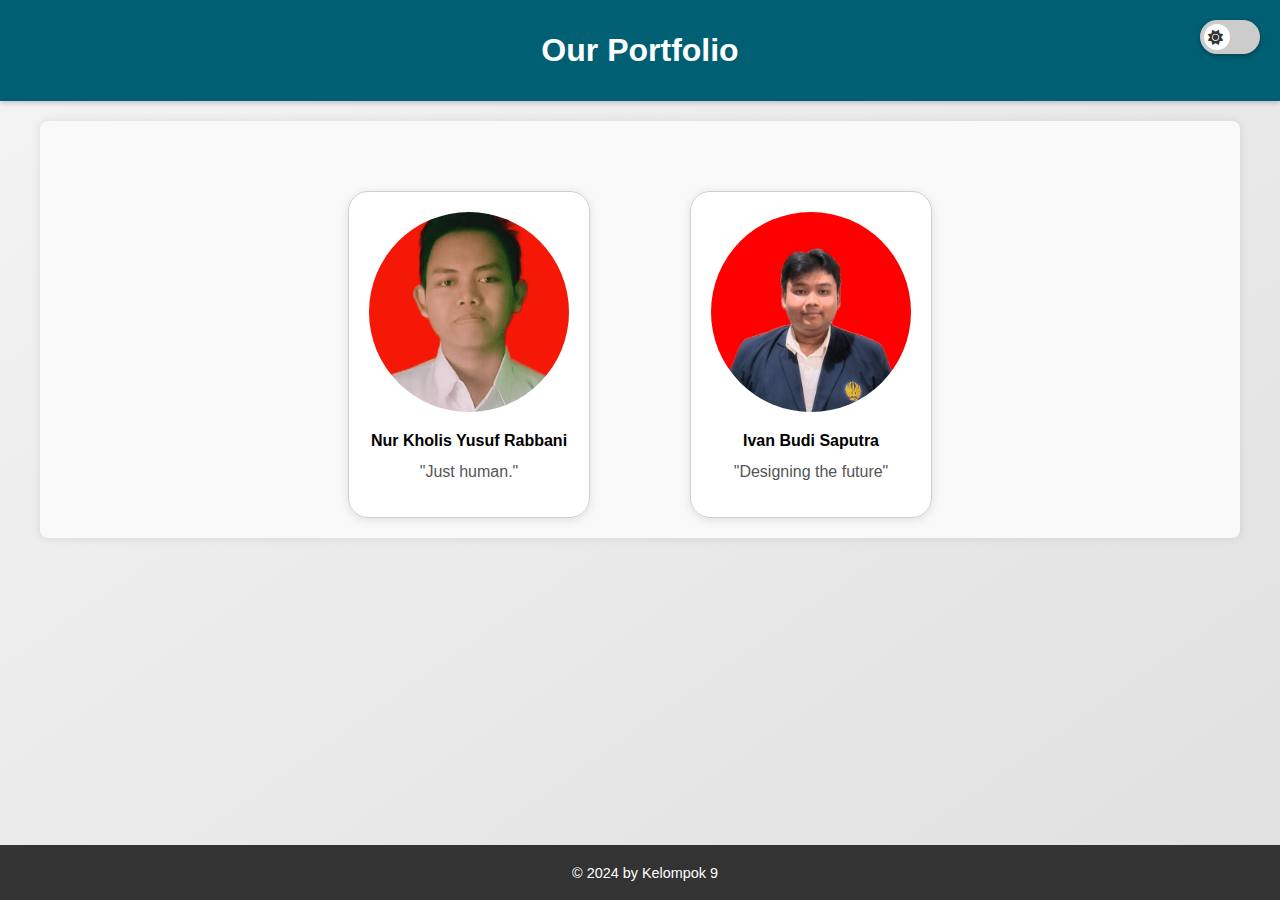
<file: index.html>
<!DOCTYPE html>
<html lang="en">
<head>
  <meta charset="UTF-8">
  <meta name="viewport" content="width=device-width, initial-scale=1.0">
  <title>Portofolio Kami</title>
  <link rel="stylesheet" href="styles.css">
  <link rel="stylesheet" href="https://cdnjs.cloudflare.com/ajax/libs/font-awesome/6.0.0-beta3/css/all.min.css">
  <script src="script.js"></script>
</head>
<body>
  <header>
    <h1>Our Portfolio</h1>
    <label class="switch">
      <input type="checkbox" id="theme-toggle">
      <span class="slider">
        <i class="fas fa-sun icon sun" title="Light Mode"></i>
        <i class="fas fa-moon icon moon" title="Dark Mode"></i>
      </span>
    </label>
  </header>

  <section>
    <div class="choice">
      <a href="Nur.html" class="portfolio-item">
        <img src="images/Nur Kholis Yusuf Rabbani.jpg" alt="Photo of Nur Kholis Yusuf Rabbani" class="profile-pic">
        <p class="name">Nur Kholis Yusuf Rabbani</p>
        <p class="quote">"Just human."</p>
      </a>

      <a href="Budi.html" class="portfolio-item">
        <img src="images/Ivan.jpg" alt="Foto Ivan Budi Saputra" class="profile-pic">
        <p class="name">Ivan Budi Saputra</p>
        <p class="quote">"Designing the future"</p>
      </a>
    </div>
  </section>

  <footer>
    <p>&copy; 2024 by Kelompok 9</p>
  </footer>
</body>
</html>
</file>
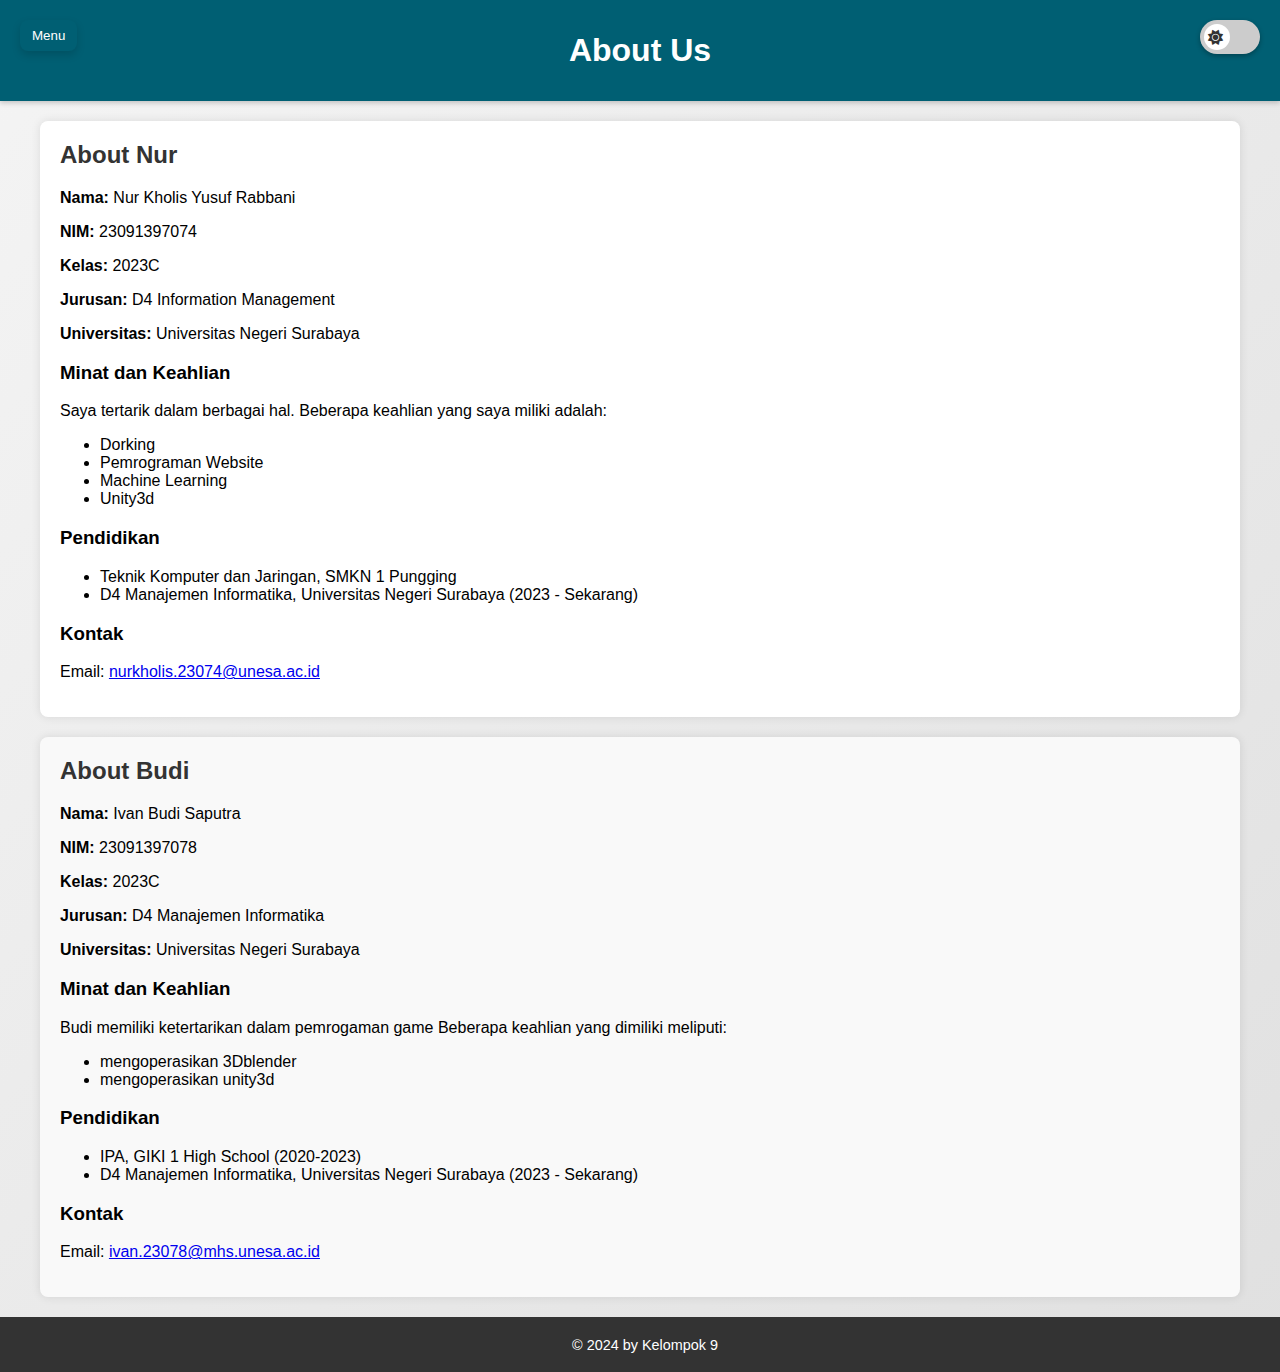
<file: about.html>
<!DOCTYPE html>
<html lang="en">
<head>
  <meta charset="UTF-8">
  <meta name="viewport" content="width=device-width, initial-scale=1.0">
  <title>About Us</title>
  <link rel="stylesheet" href="styles.css">
  <link rel="stylesheet" href="https://cdnjs.cloudflare.com/ajax/libs/font-awesome/6.0.0-beta3/css/all.min.css">
  <script src="script.js"></script>
</head>
<body>
  <header>
    <h1>About Us</h1>
    <label class="switch">
      <input type="checkbox" id="theme-toggle">
      <span class="slider">
        <i class="fas fa-sun icon sun" title="Light Mode"></i>
        <i class="fas fa-moon icon moon" title="Dark Mode"></i>
      </span>
    </label>
    <button id="menu-toggle" class="menu-button">Menu</button>
    <nav id="nav-menu">
        <ul>
            <li><a href="index.html">Home</a></li>
            <li><a href="Nur.html">Nur</a></li>
            <li><a href="Budi.html">Budi</a></li>
            <li><a href="about.html">About Us</a></li>
        </ul>
    </nav>
  </header>

  <main>
    <section id="about-nur">
      <h2>About Nur</h2>
      <p><strong>Nama:</strong> Nur Kholis Yusuf Rabbani</p>
      <p><strong>NIM:</strong> 23091397074</p>
      <p><strong>Kelas:</strong> 2023C</p>
      <p><strong>Jurusan:</strong> D4 Information Management</p>
      <p><strong>Universitas:</strong> Universitas Negeri Surabaya</p>

      <h3>Minat dan Keahlian</h3>
      <p>Saya tertarik dalam berbagai hal. Beberapa keahlian yang saya miliki adalah:</p>
      <ul>
        <li>Dorking</li>
        <li>Pemrograman Website</li>
        <li>Machine Learning</li>
        <li>Unity3d</li>
      </ul>

      <h3>Pendidikan</h3>
      <ul>
        <li>Teknik Komputer dan Jaringan, SMKN 1 Pungging</li>
        <li>D4 Manajemen Informatika, Universitas Negeri Surabaya (2023 - Sekarang)</li>
      </ul>

      <h3>Kontak</h3>
      <p>Email: <a href="mailto:nurkholis.23074@unesa.ac.id">nurkholis.23074@unesa.ac.id</a></p>
    </section>

    <section id="about-budi">
      <h2>About Budi</h2>
      <p><strong>Nama:</strong> Ivan Budi Saputra</p>
      <p><strong>NIM:</strong> 23091397078</p>
      <p><strong>Kelas:</strong> 2023C</p>
      <p><strong>Jurusan:</strong> D4 Manajemen Informatika</p>
      <p><strong>Universitas:</strong> Universitas Negeri Surabaya</p>
      

      <h3>Minat dan Keahlian</h3>
      <p>Budi memiliki ketertarikan dalam pemrogaman game Beberapa keahlian yang dimiliki meliputi:</p>
      <ul>
        <li>mengoperasikan 3Dblender</li>
        <li>mengoperasikan unity3d</li>
      </ul>

      <h3>Pendidikan</h3>
      <ul>
        <li>IPA, GIKI 1 High School (2020-2023)</li>
        <li>D4 Manajemen Informatika, Universitas Negeri Surabaya (2023 - Sekarang)</li>
      </ul>

      <h3>Kontak</h3>
      <p>Email: <a href="mailto:ivan.23078@mhs.unesa.ac.id">ivan.23078@mhs.unesa.ac.id</a></p>
    </section>
  </main>
  
  <button id="scrollToTopBtn" class="scrollToTopBtn" style="display: none;">
    <i class="fas fa-arrow-up"></i>
  </button>

  <footer>
    <p>&copy; 2024 by Kelompok 9</p>
  </footer>
</body>
</html>
</file>
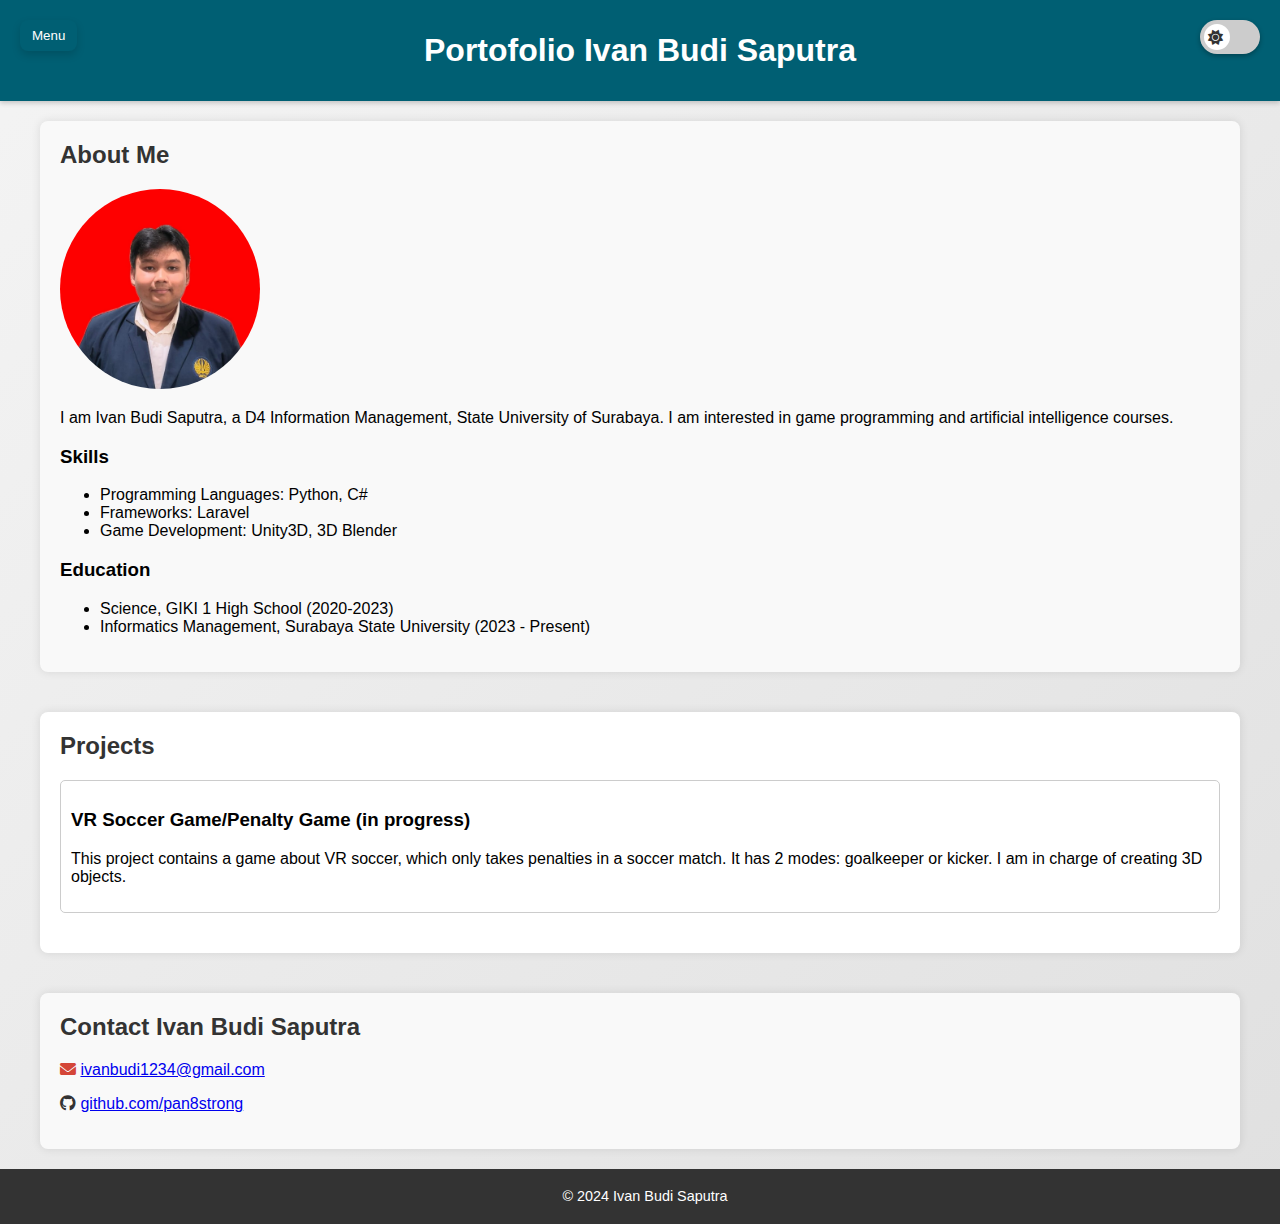
<file: Budi.html>
<!DOCTYPE html>
<html lang="en">
<head>
  <meta charset="UTF-8">
  <meta name="viewport" content="width=device-width, initial-scale=1.0">
  <title>Portofolio Ivan Budi Saputra</title>
  <link rel="stylesheet" href="styles.css">
  <script src="script.js"></script>
  <link rel="stylesheet" href="https://cdnjs.cloudflare.com/ajax/libs/font-awesome/6.0.0-beta3/css/all.min.css">
</head>
<body>
  <header>
    <h1>Portofolio Ivan Budi Saputra</h1>
    <button id="menu-toggle" class="menu-button">Menu</button>
    <nav id="nav-menu">
        <ul>
            <li><a href="index.html">Home</a></li>
            <li><a href="Nur.html">Nur</a></li>
            <li><a href="Budi.html">Budi</a></li>
            <li><a href="about.html">About Us</a></li>
        </ul>
    </nav>
    <label class="switch">
      <input type="checkbox" id="theme-toggle">
      <span class="slider">
        <i class="fas fa-sun icon sun" title="Light Mode"></i>
        <i class="fas fa-moon icon moon" title="Dark Mode"></i>
      </span>
    </label>
  </header>

  <section id="about">
    <h2>About Me</h2>
    <img src="images/Ivan.jpg" alt="Photo of Ivan Budi Saputra" class="profile-pic">
    <p>I am Ivan Budi Saputra, a D4 Information Management, State University of Surabaya. I am interested in game programming and artificial intelligence courses.</p>
    
    <h3>Skills</h3>
    <ul>
      <li>Programming Languages: Python, C#</li>
      <li>Frameworks: Laravel</li>
      <li>Game Development: Unity3D, 3D Blender</li>
    </ul>

    <h3>Education</h3>
    <ul>
      <li>Science, GIKI 1 High School (2020-2023)</li>
      <li>Informatics Management, Surabaya State University (2023 - Present)</li>
    </ul>
  </section>

  <section id="projects">
    <h2>Projects</h2>
    <div class="project">
      <h3>VR Soccer Game/Penalty Game (in progress)</h3>
      <p>This project contains a game about VR soccer, which only takes penalties in a soccer match. It has 2 modes: goalkeeper or kicker. I am in charge of creating 3D objects.</p>
    </div>
  </section>

  <section id="contact-ivan">
    <h2>Contact Ivan Budi Saputra</h2>
    <div class="contact-item">
      <p><i class="fas fa-envelope"></i> <a href="mailto:ivanbudi1234@gmail.com">ivanbudi1234@gmail.com</a></p>
      <p><i class="fab fa-github"></i> <a href="https://github.com/pan8strong" target="_blank" rel="noopener noreferrer">github.com/pan8strong</a></p>
    </div>
  </section>

  <button id="scrollToTopBtn" class="scrollToTopBtn" style="display: none;">
    <i class="fas fa-arrow-up"></i>
  </button>

  <footer>
    <p>&copy; 2024 Ivan Budi Saputra</p>
  </footer>
</body>
</html>
</file>
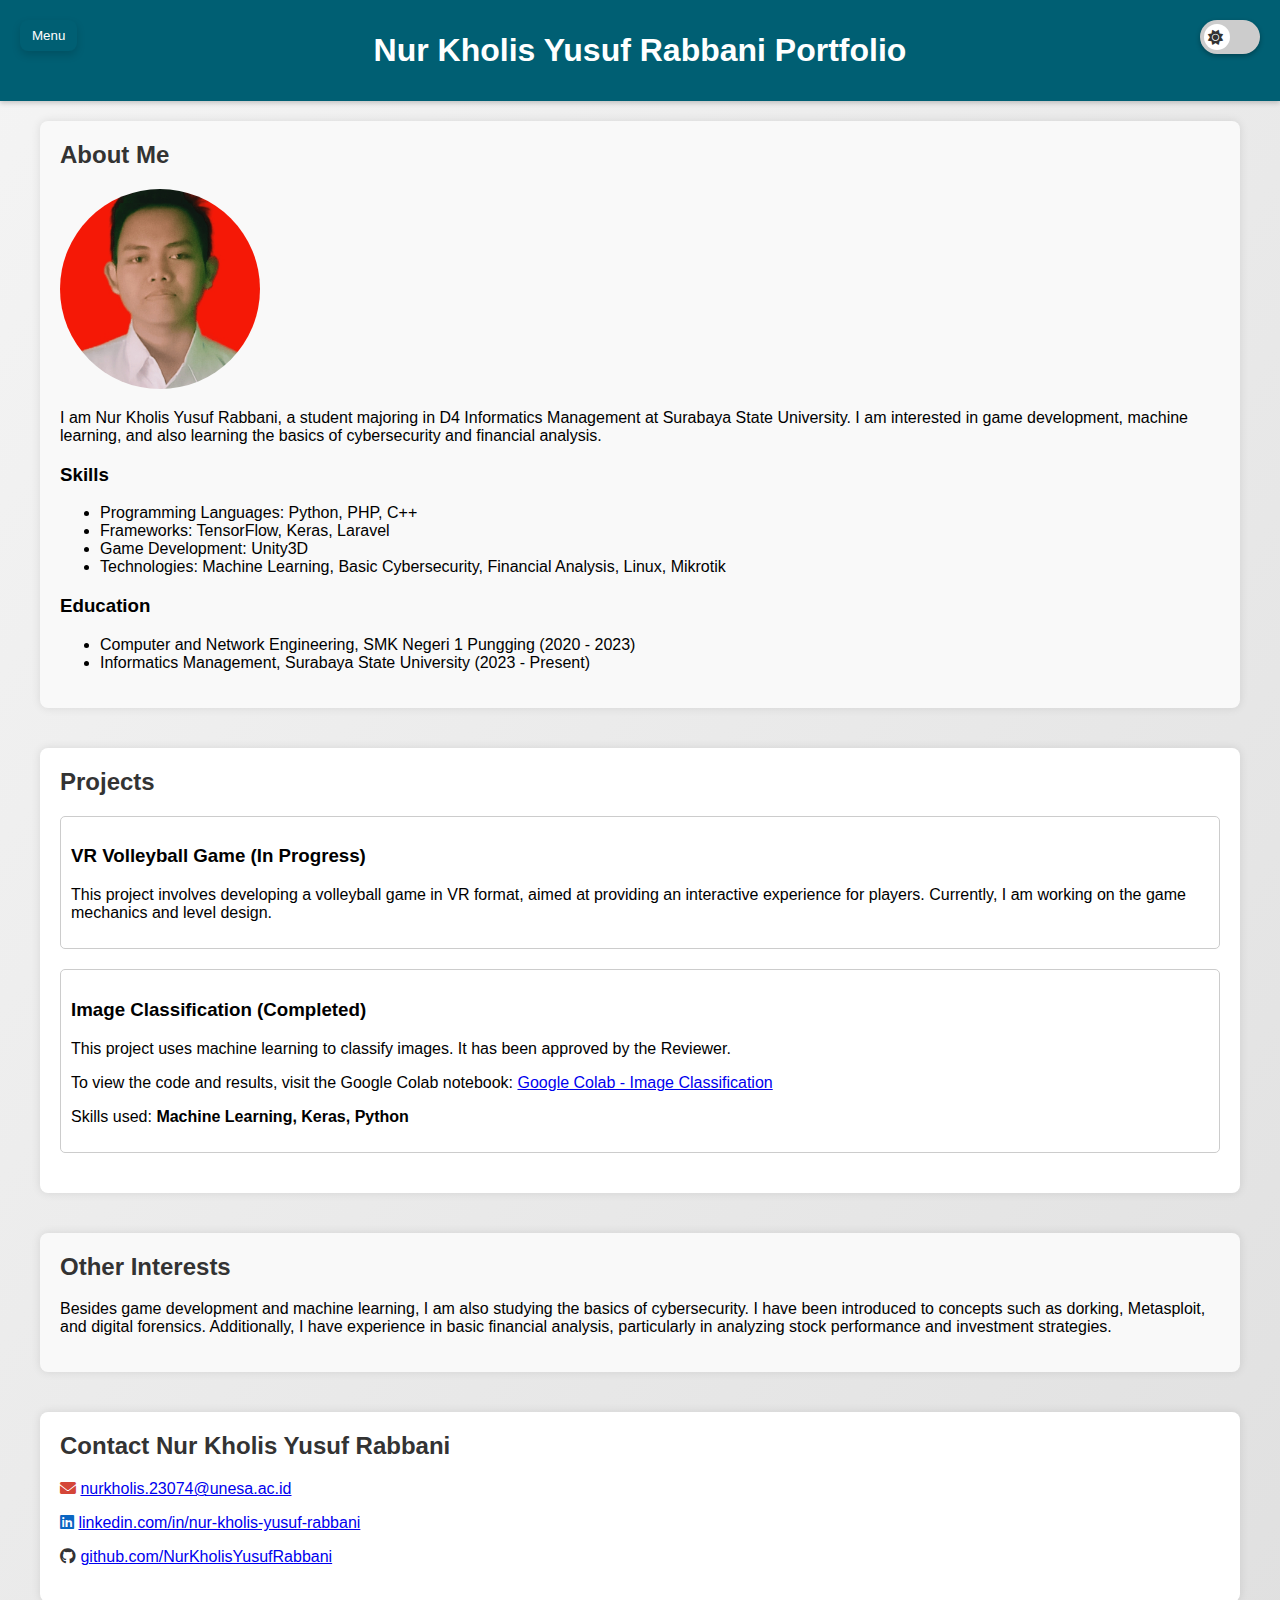
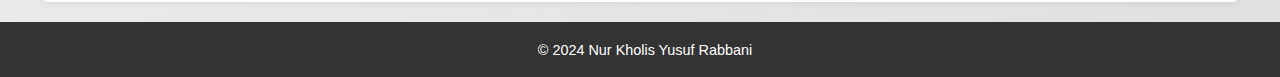
<file: Nur.html>
<!DOCTYPE html>
<html lang="en">
<head>
  <meta charset="UTF-8">
  <meta name="viewport" content="width=device-width, initial-scale=1.0">
  <title>Nur Kholis Yusuf Rabbani Portfolio</title>
  <link rel="stylesheet" href="styles.css">
  <link rel="stylesheet" href="https://cdnjs.cloudflare.com/ajax/libs/font-awesome/6.0.0-beta3/css/all.min.css">
  <script src="script.js"></script>
</head>
<body>
  <header>
    <h1>Nur Kholis Yusuf Rabbani Portfolio</h1>
    <button id="menu-toggle" class="menu-button">Menu</button>
    <nav id="nav-menu">
        <ul>
            <li><a href="index.html">Home</a></li>
            <li><a href="Nur.html">Nur</a></li>
            <li><a href="Budi.html">Budi</a></li>
            <li><a href="about.html">About Us</a></li>
        </ul>
    </nav>
    <label class="switch">
      <input type="checkbox" id="theme-toggle">
      <span class="slider">
        <i class="fas fa-sun icon sun" title="Light Mode"></i>
        <i class="fas fa-moon icon moon" title="Dark Mode"></i>
      </span>
    </label>
  </header>

  <section id="about">
    <h2>About Me</h2>
    <img src="images/Nur Kholis Yusuf Rabbani.jpg" alt="Photo of Nur Kholis Yusuf Rabbani" class="profile-pic">
    <p>
      I am Nur Kholis Yusuf Rabbani, a student majoring in D4 Informatics Management at Surabaya State University. I am interested in game development, machine learning, and also learning the basics of cybersecurity and financial analysis.
    </p>

    <h3>Skills</h3>
    <ul>
      <li>Programming Languages: Python, PHP, C++</li>
      <li>Frameworks: TensorFlow, Keras, Laravel</li>
      <li>Game Development: Unity3D</li>
      <li>Technologies: Machine Learning, Basic Cybersecurity, Financial Analysis, Linux, Mikrotik</li>
    </ul>

    <h3>Education</h3>
    <ul>
      <li>Computer and Network Engineering, SMK Negeri 1 Pungging (2020 - 2023)</li>
      <li>Informatics Management, Surabaya State University (2023 - Present)</li>
    </ul>
  </section>

  <section id="projects">
    <h2>Projects</h2>

    <div class="project">
      <h3>VR Volleyball Game (In Progress)</h3>
      <p>This project involves developing a volleyball game in VR format, aimed at providing an interactive experience for players. Currently, I am working on the game mechanics and level design.</p>
    </div>
    
    <div class="project">
      <h3>Image Classification (Completed)</h3>
      <p>This project uses machine learning to classify images. It has been approved by the Reviewer.</p>
      <p>To view the code and results, visit the Google Colab notebook: 
        <a href="https://colab.research.google.com/drive/1ZFM_1LV_OMUaCkE54z5tDOoxXkJDXPpI?usp=sharing" target="_blank" rel="noopener noreferrer">Google Colab - Image Classification</a></p>
      <p>Skills used: <strong>Machine Learning, Keras, Python</strong></p>
    </div>
  </section>

  <section id="other-interests">
    <h2>Other Interests</h2>
    <p>Besides game development and machine learning, I am also studying the basics of cybersecurity. I have been introduced to concepts such as dorking, Metasploit, and digital forensics. Additionally, I have experience in basic financial analysis, particularly in analyzing stock performance and investment strategies.</p>
  </section>

  <section id="contact-nur">
    <h2>Contact Nur Kholis Yusuf Rabbani</h2>
    <div class="contact-item">
      <p><i class="fas fa-envelope"></i> <a href="mailto:nurkholis.23074@unesa.ac.id">nurkholis.23074@unesa.ac.id</a></p>
      <p><i class="fab fa-linkedin"></i> <a href="https://www.linkedin.com/in/nur-kholis-yusuf-rabbani" target="_blank" rel="noopener noreferrer">linkedin.com/in/nur-kholis-yusuf-rabbani</a></p>
      <p><i class="fab fa-github"></i> <a href="https://github.com/NurKholisYusufRabbani/" target="_blank" rel="noopener noreferrer">github.com/NurKholisYusufRabbani</a></p>
    </div>
  </section>

  <button id="scrollToTopBtn" class="scrollToTopBtn" style="display: none;">
    <i class="fas fa-arrow-up"></i>
  </button>

  <footer>
    <p>&copy; 2024 Nur Kholis Yusuf Rabbani</p>
  </footer>
</body>
</html>
</file>
<file: styles.css>
/* General styles */
body {
    font-family: 'Arial', sans-serif;
    margin: 0;
    padding: 0;
    background: linear-gradient(to bottom right, #f4f4f4, #e0e0e0); 
    display: flex;
    flex-direction: column;
    min-height: 100vh;
    width: 100%;
    overflow-x: hidden; 
}

/* Bagian header halaman */
header {
    background-color: #005f73; 
    color: white;
    padding: 2rem;
    text-align: center;
    box-shadow: 0 2px 5px rgba(0, 0, 0, 0.2); 
    transition: background-color 0.3s; 
}

header h1 {
    margin: 0;
}

/* Menu navigasi */
#nav-menu {
    display: none;
    position: absolute;
    top: 20px;
    left: 10px;
    background-color: #ffffff;
    border-radius: 8px;
    box-shadow: 0px 6px 16px rgba(0, 0, 0, 0.15);
    z-index: 100;
    width: 170px;
    transition: transform 0.3s ease-in-out, opacity 0.3s ease-in-out;
    opacity: 0;
    transform: scale(0.9);
}

/* Tampilkan menu ketika kelas 'show' ditambahkan */
#nav-menu.show {
    display: block;
    opacity: 1;
    transform: scale(1);
}

/* Gaya untuk link menu */
#nav-menu ul {
    list-style-type: none;
    padding: 5px;
    margin: 0;
}

#nav-menu ul li {
    margin-bottom: 5px;
}

/* Link dalam menu navigasi */
#nav-menu ul li a {
    text-decoration: none;
    color: #333;
    display: block;
    padding: 8px 12px;
    font-size: 14px;
    font-weight: 500;
    transition: background-color 0.3s, color 0.3s;
    border-radius: 5px;
}

/* Gaya hover pada link menu */
#nav-menu ul li a:hover {
    background-color: #005f73;
    color: white;
}

/* Gaya untuk tombol toggle menu */
#menu-toggle {
    position: absolute;
    top: 20px;
    left: 20px;
    cursor: pointer;
    background-color: #005f73;
    color: white;
    border: none;
    padding: 8px 12px;
    border-radius: 8px;
    box-shadow: 0px 4px 8px rgba(0, 0, 0, 0.15);
    transition: background-color 0.3s, transform 0.3s;
}

/* Hover effect untuk tombol toggle */
#menu-toggle:hover {
    background-color: #007f7f;
    transform: scale(1.05);
}

/* Gaya untuk switch tema */
.switch {
    position: absolute;
    top: 20px;
    right: 20px;
    width: 60px;
    height: 34px;
}

.switch input {
    opacity: 0;
    width: 0;
    height: 0;  
}

/* Slider pada switch tema */
.slider {
    position: absolute;
    cursor: pointer;
    top: 0;
    left: 0;
    right: 0;
    bottom: 0;
    background-color: #ccc;
    transition: .4s;
    border-radius: 40px;
    box-shadow: 0 2px 5px rgba(0, 0, 0, 0.3);
}

/* Elemen ikon matahari dan bulan di switch */
.icon {
    position: absolute;
    top: 50%;
    transform: translateY(-50%);
    font-size: 15px;
    transition: opacity 0.3s;
    color: #333;
}

/* Mengatur icon matahari*/
.sun {
    left: 8px;
    opacity: 1;
}

/* Mengatur icon bulan*/
.moon {
    right: 8px;
    opacity: 0;
}

input:checked + .slider {
    background-color: #0a6568;
}

input:checked + .slider .sun {
    opacity: 0;
}

input:checked + .slider .moon {
    opacity: 1;
}

/* Konten di dalam slider */
.slider:before {
    position: absolute;
    content: "";
    height: 26px;
    width: 26px;
    left: 4px;
    bottom: 4px;
    background-color: white;
    transition: .4s;
    border-radius: 50%;
}

input:checked + .slider:before {
    transform: translateX(26px);
}

body.dark-mode .slider {
    background-color: #333;
    box-shadow: 0 2px 5px rgba(0, 0, 0, 0.5);
}

body.dark-mode input:checked + .slider {
    background-color: #007f7f;
}

body.dark-mode .slider:before {
    background-color: #f0f0f0;
}
  
/* Mengubah warna untuk tema gelap */
body.dark-mode {
    background: #1a1a1a;
    color: #f4f4f4;
}

body.dark-mode h2, 
body.dark-mode footer,
body.dark-mode p,
body.dark-mode span,
body.dark-mode li,
body.dark-mode a {
    color: white;
}

header.dark-mode {
    background-color: #004f63;
}

section.dark-mode {
    background-color: #333;
    color: #f4f4f4;
}

footer.dark-mode {
    background-color: #222;
    color: #fff;
}

body.dark-mode .portfolio-item {
    background-color: rgba(50, 50, 50, 0.9); 
}

/* Kontainer untuk section di halaman */
section {
    padding: 20px;
    margin: 20px auto; 
    background-color: white;
    border-radius: 8px;
    box-shadow: 0 0 10px rgba(0, 0, 0, 0.1);
    transition: background-color 0.3s ease;
    max-width: 1200px; 
    width: 100%; 
    box-sizing: border-box; 
}

body.dark-mode section {
    background-color: #1f1f1f;
    color: white;
}

section:nth-child(even) {
    background-color: #f9f9f9; 
}

h2 {
    margin-top: 0;
    color: #333; 
}

/* Mengatur tampilan bagian project*/
.project {
    margin-bottom: 20px;
    padding: 10px; 
    border: 1px solid #ccc; 
    border-radius: 5px;
    transition: transform 0.3s, box-shadow 0.3s;
}

.project:hover {
    transform: scale(1.02); 
    box-shadow: 0 4px 15px rgba(0, 0, 0, 0.2); 
}

.choice {
    display: flex;
    justify-content: center;
    gap: 100px;
    flex-wrap: wrap;
    margin-top: 50px;
    align-items: center;
}

.portfolio-item {
    display: flex;
    flex-direction: column; 
    align-items: center;
    background-color: rgba(255, 255, 255, 0.9); 
    border: 1px solid #cfcfcf; 
    border-radius: 20px;
    box-shadow: 0 2px 10px rgba(0, 0, 0, 0.1); 
    width: 200px;
    padding: 20px;
    transition: transform 0.3s, box-shadow 0.3s;
    text-decoration: none;
    color: inherit;
}

.portfolio-item:hover{
    transform: scale(1.02);
    box-shadow: 0 4px 15px rgba(0, 0, 0, 0.2);
}

/*menentukan tampilan foto profil*/
.profile-pic {
    width: 200px;
    height: 200px;
    border-radius: 50%; 
    object-fit: cover;
    transition: transform 0.3s;
}

.name {
    font-size: medium;
    font-weight: bold;
    margin: 20px 0 3px;
}

/*memberikan tampilan quote*/
.quote {
    margin-top: 10px;
    font-size: 1rem;
    color: #555;
}

.contact-item .fa-linkedin {
    color: #0A66C2;
}
  
.contact-item .fa-github {
    color: #333;
}
  
.contact-item .fa-envelope {
    color: #D44638;
}

/* Tombol scroll ke atas */
.scrollToTopBtn {
    position: fixed;
    bottom: 15px;
    right: 15px;
    background-color: #949494;
    color: white;
    border: none;
    border-radius: 10%;
    padding: 8px;
    font-size: 20px;
    cursor: pointer;
    display: none;
    box-shadow: 0 2px 5px rgba(0, 0, 0, 0.3);
    transition: background-color 0.3s, transform 0.3s;
}

.scrollToTopBtn:hover {
    background-color: #0a9396;
    transform: scale(1.1);
}

footer {
    text-align: center;
    padding: 5px;
    background-color: #333;
    color: white;
    width: 100%;
    margin-top: auto;
    font-size: 0.9rem;
}

@media (max-width: 768px) {
/*nav menu untuk tampilan mobile*/   
    #nav-menu {
        top: 10px;
        left: 10px;
        width: 70px;
        padding: 3px;
    }

    #nav-menu ul li a {
        padding: 3px 6px;
        font-size: 11px;
    }

    /* Gaya untuk tombol toggle menu */
    #menu-toggle {
        top: 5px;
        left: 5px;
        padding: 4px 6px;
        font-size: 12px;
    }
    
    h1 {
        font-size: 1.4rem;
        margin-bottom: 0.5rem;
    }
    
    .switch {
        width: 31px;
        height: 16px;
        top: 15px;
        right: 5px;
    }
    
    .slider {
        border-radius: 12px;
    }

    .slider:before {
        height: 14px; 
        width: 14px;
        bottom: 1.5px;
        left: 2px;
    }
    /**/
    .icon {
        font-size: 10px;
    }
    /**/
    .sun {
        left: 4px;
        top: 8px;
    }
    /**/
    .moon {
        right: 2px;
        top: 8px;
    }

    input:checked + .slider:before {
        transform: translateX(14px);
    }
}
</file>
